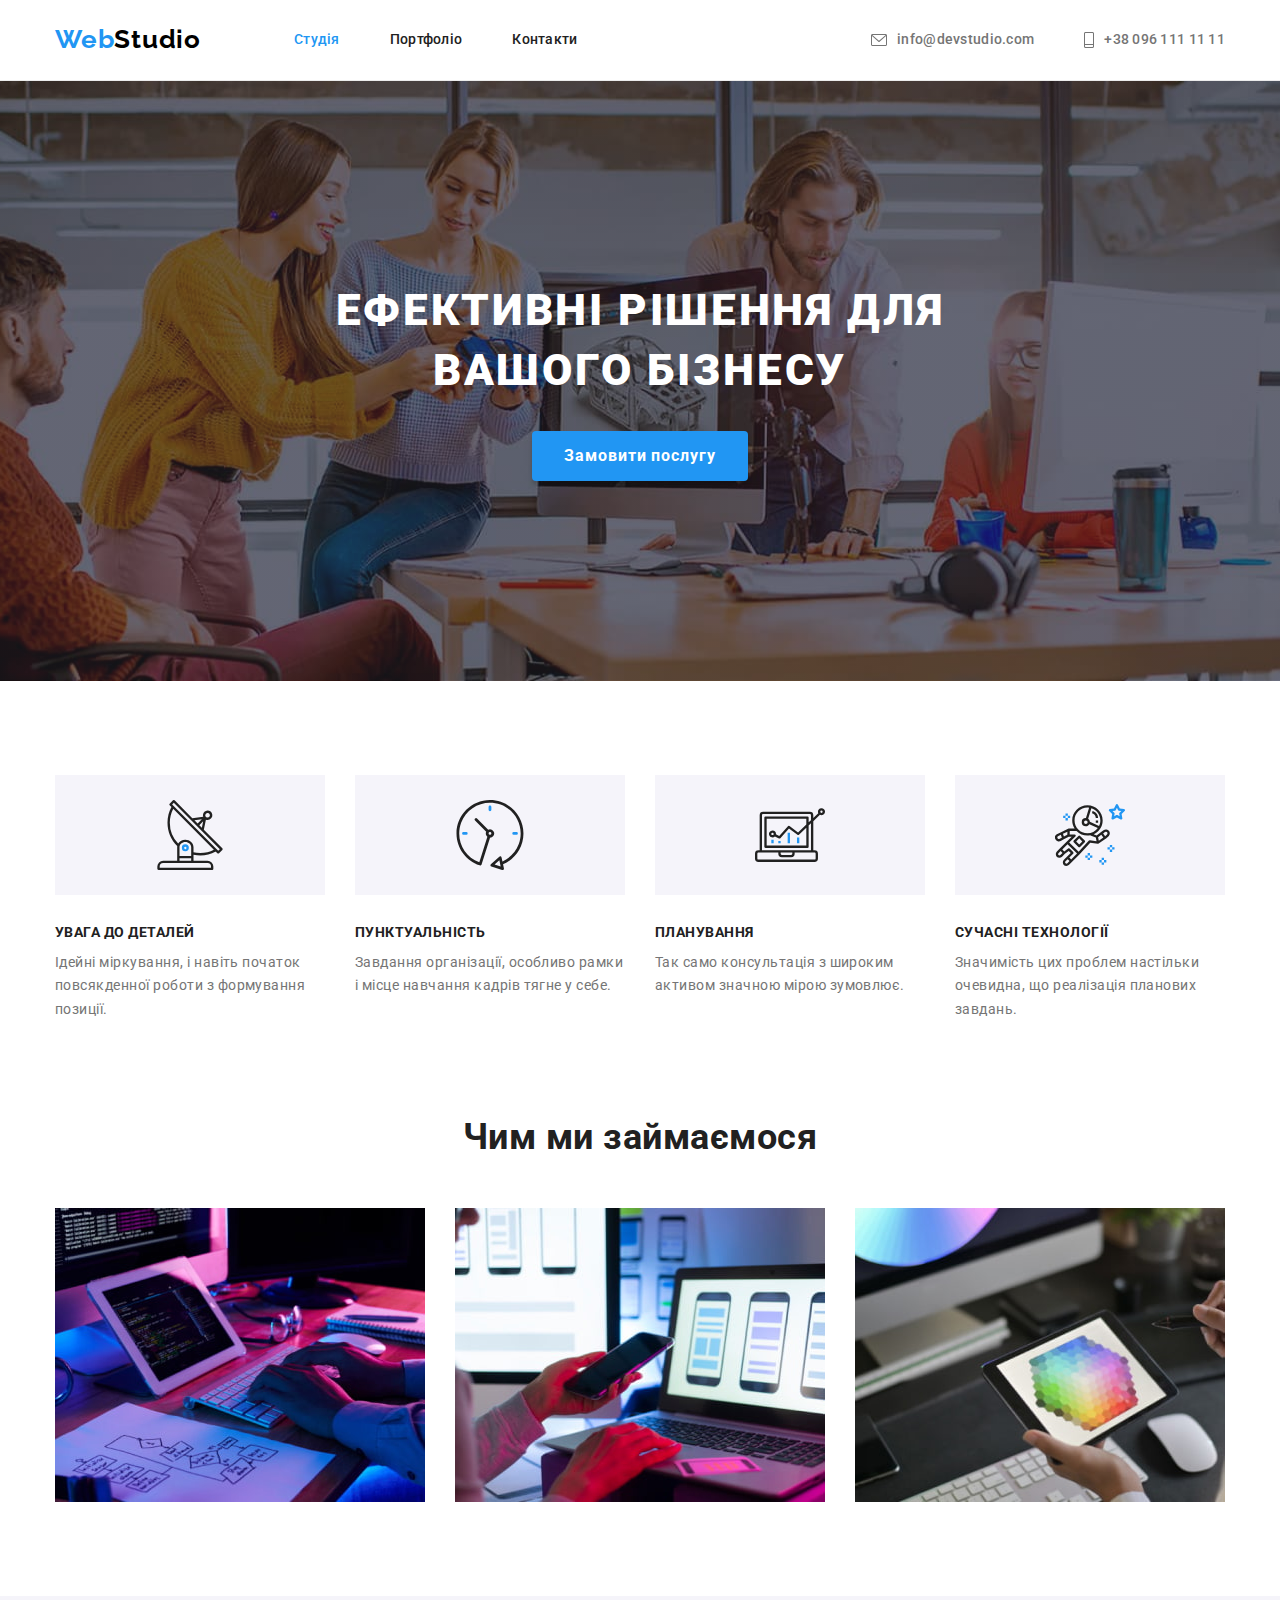
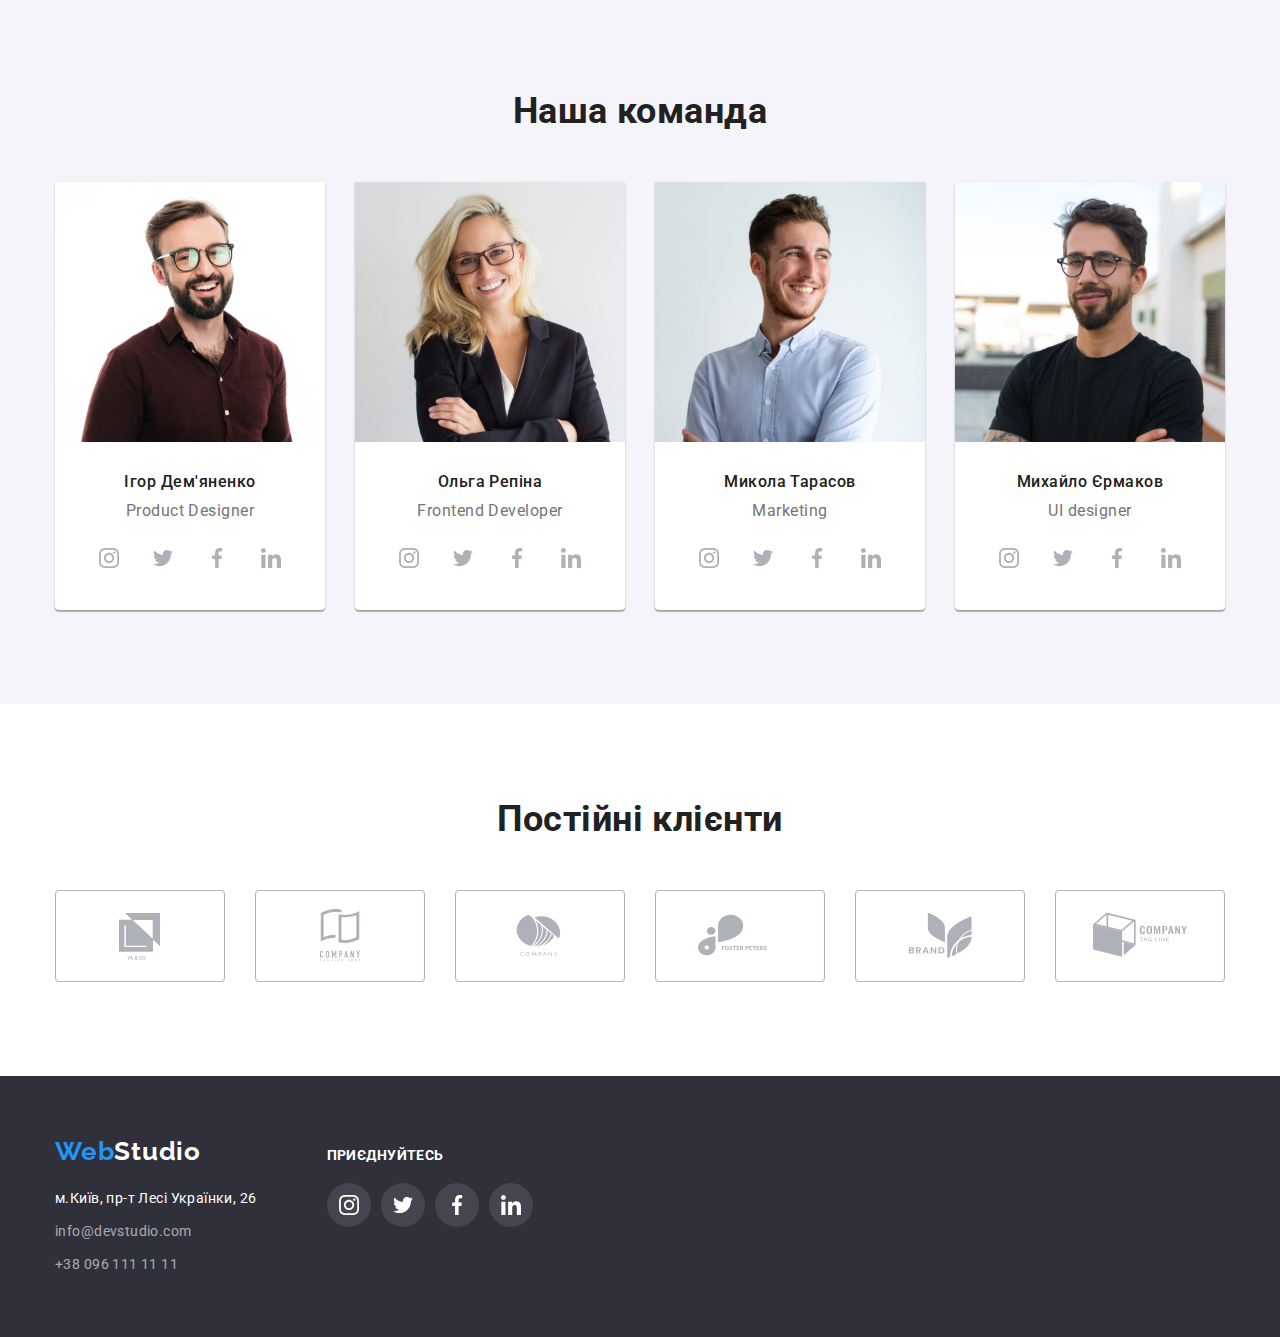
<file: index.html>
<!DOCTYPE html>
<html lang="uk-UA">
  <head>
    <meta charset="UTF-8" />
    <meta http-equiv="X-UA-Compatible" content="IE=edge" />
    <meta name="viewport" content="width=device-width, initial-scale=1.0" />
    <title>WebStudio</title>
    <link
      href="https://fonts.googleapis.com/css2?family=Raleway&family=Roboto:wght@400;500;700;900&display=swap"
      rel="stylesheet"
    />
    <link
      rel="stylesheet"
      href="https://cdnjs.cloudflare.com/ajax/libs/modern-normalize/1.1.0/modern-normalize.min.css"
    />
    <link rel="stylesheet" href="./css/common.css" />
    <link rel="stylesheet" href="./css/styles.css" />
  </head>
  <body>
    <header>
      <div class="container main-nav">
        <nav>
          <a href="./index.html" class="logo">Web<span class="logo-header">Studio</span></a>
          <ul class="site-nav list">
            <li class="site-nav-item"><a href="./index.html" class="link current">Студія</a></li>
            <li class="site-nav-item"><a href="./portfolio.html" class="link">Портфоліо</a></li>
            <li class="site-nav-item"><a href="/" class="link">Контакти</a></li>
          </ul>
        </nav>

        <ul class="contacts-list list">
          <li class="contacts-list-item">
            <a href="mailto:info@devstudio.com" class="contacts-link">
              <svg class="icon-email" width="16" height="12">
                <use href="./images/icons.svg#icon-email"></use>
              </svg>
              info@devstudio.com</a
            >
          </li>
          <li class="contacts-list-item">
            <a href="tel:+380961111111" class="contacts-link">
              <svg class="icon-telephone" width="10" height="16">
                <use href="./images/icons.svg#icon-telephone"></use>
              </svg>
              +38 096 111 11 11</a
            >
          </li>
        </ul>
      </div>
    </header>
    <main>
      <section class="hero">
        <h1 class="hero-title">Ефективні рішення для <br />вашого бізнесу</h1>
        <button type="button" class="hero-btn">Замовити послугу</button>
      </section>
      <section class="section">
        <div class="container">
          <h2 class="section-title hidden">Особливості</h2>
          <ul class="features list">
            <li class="features-item">
              <div class="thumb">
                <svg class="features-icon" width="70" height="70">
                  <use href="./images/icons.svg#icon-details"></use>
                </svg>
              </div>
              <h3 class="title">Увага до деталей</h3>
              <p class="text">
                Ідейні міркування, і навіть початок повсякденної роботи з формування позиції.
              </p>
            </li>
            <li class="features-item">
              <div class="thumb">
                <svg class="features-icon" width="70" height="70">
                  <use href="./images/icons.svg#icon-punctuality"></use>
                </svg>
              </div>
              <h3 class="title">Пунктуальність</h3>
              <p class="text">
                Завдання організації, особливо рамки і місце навчання кадрів тягне у себе.
              </p>
            </li>
            <li class="features-item">
              <div class="thumb">
                <svg class="features-icon" width="70" height="70">
                  <use href="./images/icons.svg#icon-planning"></use>
                </svg>
              </div>
              <h3 class="title">Планування</h3>
              <p class="text">Так само консультація з широким активом значною мірою зумовлює.</p>
            </li>
            <li class="features-item">
              <div class="thumb">
                <svg class="features-icon" width="70" height="70">
                  <use href="./images/icons.svg#icon-modern-technologies"></use>
                </svg>
              </div>
              <h3 class="title">Сучасні технології</h3>
              <p class="text">
                Значимість цих проблем настільки очевидна, що реалізація планових завдань.
              </p>
            </li>
          </ul>
        </div>
      </section>
      <section class="section no-padding">
        <div class="container">
          <h2 class="section-title">Чим ми займаємося</h2>
          <ul class="services list">
            <li class="services-item">
              <img
                src="./images/website-development.jpg"
                alt="Веброзробник працює над створенням вебсайту"
                width="370"
              />
            </li>
            <li class="services-item">
              <img
                src="./images/web-ui.jpg"
                alt="Дизайнер працює над веб-інтерфейсом для смартфонів"
                width="370"
              />
            </li>
            <li class="services-item">
              <img
                src="./images/graphic-design.jpg"
                alt="Дизайнер обирає кольори на планшеті"
                width="370"
              />
            </li>
          </ul>
        </div>
      </section>
      <section class="section team">
        <div class="container">
          <h2 class="section-title">Наша команда</h2>
          <ul class="team-list list">
            <li class="team-item">
              <img
                src="./images/igor-demianenko.jpg"
                alt="Ігор Дем'яненко - Product designer"
                width="270"
              />
              <div class="team-member">
                <h3 class="team-title">Ігор Дем'яненко</h3>
                <p class="team-text">Product Designer</p>
                <ul class="team-socials list">
                  <li class="team-socials-item">
                    <a href="#" class="link">
                      <svg class="team-socials-icon" width="20" height="20">
                        <use href="./images/icons.svg#icon-instagram"></use>
                      </svg>
                    </a>
                  </li>
                  <li class="team-socials-item">
                    <a href="#" class="link">
                      <svg class="team-socials-icon" width="20" height="20">
                        <use href="./images/icons.svg#icon-twitter"></use>
                      </svg>
                    </a>
                  </li>
                  <li class="team-socials-item">
                    <a href="#" class="link">
                      <svg class="team-socials-icon" width="20" height="20">
                        <use href="./images/icons.svg#icon-facebook"></use>
                      </svg>
                    </a>
                  </li>
                  <li class="team-socials-item">
                    <a href="#" class="link">
                      <svg class="team-socials-icon" width="20" height="20">
                        <use href="./images/icons.svg#icon-linkedin"></use>
                      </svg>
                    </a>
                  </li>
                </ul>
              </div>
            </li>
            <li class="team-item">
              <img
                src="./images/olga-repina.jpg"
                alt="Ольга Репіна - Frontend developer"
                width="270"
              />
              <div class="team-member">
                <h3 class="team-title">Ольга Репіна</h3>
                <p class="team-text">Frontend Developer</p>
                <ul class="team-socials list">
                  <li class="team-socials-item">
                    <a href="#" class="link">
                      <svg class="team-socials-icon" width="20" height="20">
                        <use href="./images/icons.svg#icon-instagram"></use>
                      </svg>
                    </a>
                  </li>
                  <li class="team-socials-item">
                    <a href="#" class="link">
                      <svg class="team-socials-icon" width="20" height="20">
                        <use href="./images/icons.svg#icon-twitter"></use>
                      </svg>
                    </a>
                  </li>
                  <li class="team-socials-item">
                    <a href="#" class="link">
                      <svg class="team-socials-icon" width="20" height="20">
                        <use href="./images/icons.svg#icon-facebook"></use>
                      </svg>
                    </a>
                  </li>
                  <li class="team-socials-item">
                    <a href="#" class="link">
                      <svg class="team-socials-icon" width="20" height="20">
                        <use href="./images/icons.svg#icon-linkedin"></use>
                      </svg>
                    </a>
                  </li>
                </ul>
              </div>
            </li>
            <li class="team-item">
              <img src="./images/mykola-tarasov.jpg" alt="Микола Тарасов - Marketing" width="270" />
              <div class="team-member">
                <h3 class="team-title">Микола Тарасов</h3>
                <p class="team-text">Marketing</p>
                <ul class="team-socials list">
                  <li class="team-socials-item">
                    <a href="#" class="link">
                      <svg class="team-socials-icon" width="20" height="20">
                        <use href="./images/icons.svg#icon-instagram"></use>
                      </svg>
                    </a>
                  </li>
                  <li class="team-socials-item">
                    <a href="#" class="link">
                      <svg class="team-socials-icon" width="20" height="20">
                        <use href="./images/icons.svg#icon-twitter"></use>
                      </svg>
                    </a>
                  </li>
                  <li class="team-socials-item">
                    <a href="#" class="link">
                      <svg class="team-socials-icon" width="20" height="20">
                        <use href="./images/icons.svg#icon-facebook"></use>
                      </svg>
                    </a>
                  </li>
                  <li class="team-socials-item">
                    <a href="#" class="link">
                      <svg class="team-socials-icon" width="20" height="20">
                        <use href="./images/icons.svg#icon-linkedin"></use>
                      </svg>
                    </a>
                  </li>
                </ul>
              </div>
            </li>
            <li class="team-item">
              <img
                src="./images/mykhailo-iermakov.jpg"
                alt="Михайло Єрмаков - UI designer"
                width="270"
              />
              <div class="team-member">
                <h3 class="team-title">Михайло Єрмаков</h3>
                <p class="team-text">UI designer</p>
                <ul class="team-socials list">
                  <li class="team-socials-item">
                    <a href="#" class="link">
                      <svg class="team-socials-icon" width="20" height="20">
                        <use href="./images/icons.svg#icon-instagram"></use>
                      </svg>
                    </a>
                  </li>
                  <li class="team-socials-item">
                    <a href="#" class="link">
                      <svg class="team-socials-icon" width="20" height="20">
                        <use href="./images/icons.svg#icon-twitter"></use>
                      </svg>
                    </a>
                  </li>
                  <li class="team-socials-item">
                    <a href="#" class="link">
                      <svg class="team-socials-icon" width="20" height="20">
                        <use href="./images/icons.svg#icon-facebook"></use>
                      </svg>
                    </a>
                  </li>
                  <li class="team-socials-item">
                    <a href="#" class="link">
                      <svg class="team-socials-icon" width="20" height="20">
                        <use href="./images/icons.svg#icon-linkedin"></use>
                      </svg>
                    </a>
                  </li>
                </ul>
              </div>
            </li>
          </ul>
        </div>
      </section>
      <section class="section">
        <div class="container">
          <h2 class="section-title">Постійні клієнти</h2>
          <ul class="clients list">
            <li class="client-item">
              <a href="#" class="link">
                <svg class="client-logo" width="106" height="60">
                  <use href="./images/icons.svg#icon-client-logo-1"></use>
                </svg>
              </a>
            </li>
            <li class="client-item">
              <a href="#" class="link">
                <svg class="client-logo" width="106" height="60">
                  <use href="./images/icons.svg#icon-client-logo-2"></use>
                </svg>
              </a>
            </li>
            <li class="client-item">
              <a href="#" class="link">
                <svg class="client-logo" width="106" height="60">
                  <use href="./images/icons.svg#icon-client-logo-3"></use>
                </svg>
              </a>
            </li>
            <li class="client-item">
              <a href="#" class="link">
                <svg class="client-logo" width="106" height="60">
                  <use href="./images/icons.svg#icon-client-logo-4"></use>
                </svg>
              </a>
            </li>
            <li class="client-item">
              <a href="#" class="link">
                <svg class="client-logo" width="106" height="60">
                  <use href="./images/icons.svg#icon-client-logo-5"></use>
                </svg>
              </a>
            </li>
            <li class="client-item">
              <a href="#" class="link">
                <svg class="client-logo" width="106" height="60">
                  <use href="./images/icons.svg#icon-client-logo-6"></use>
                </svg>
              </a>
            </li>
          </ul>
        </div>
      </section>
    </main>
    <footer>
      <div class="container">
        <div class="address">
          <a href="./index.html" class="logo">Web<span class="logo-footer">Studio</span> </a>
          <address class="ftr-address">
            <p class="ftr-location">м.Київ, пр-т Лесі Українки, 26</p>
            <ul class="ftr-contacts list">
              <li>
                <a href="mailto:info@devstudio.com" class="address-link">info@devstudio.com</a>
              </li>
              <li><a href="tel:+380961111111" class="address-link">+38 096 111 11 11</a></li>
            </ul>
          </address>
        </div>
        <div class="ftr-join">
          <p class="join">Приєднуйтесь</p>
          <ul class="ftr-socials-list list">
            <li class="ftr-socials-item">
              <a href="#" class="link">
                <svg class="ftr-socials-icon" width="20" height="20">
                  <use href="./images/icons.svg#icon-instagram"></use>
                </svg>
              </a>
            </li>
            <li class="ftr-socials-item">
              <a href="#" class="link">
                <svg class="ftr-socials-icon" width="20" height="20">
                  <use href="./images/icons.svg#icon-twitter"></use>
                </svg>
              </a>
            </li>
            <li class="ftr-socials-item">
              <a href="#" class="link">
                <svg class="ftr-socials-icon" width="20" height="20">
                  <use href="./images/icons.svg#icon-facebook"></use>
                </svg>
              </a>
            </li>
            <li class="ftr-socials-item">
              <a href="#" class="link">
                <svg class="ftr-socials-icon" width="20" height="20">
                  <use href="./images/icons.svg#icon-linkedin"></use>
                </svg>
              </a>
            </li>
          </ul>
        </div>
      </div>
    </footer>
  </body>
</html>
</file>
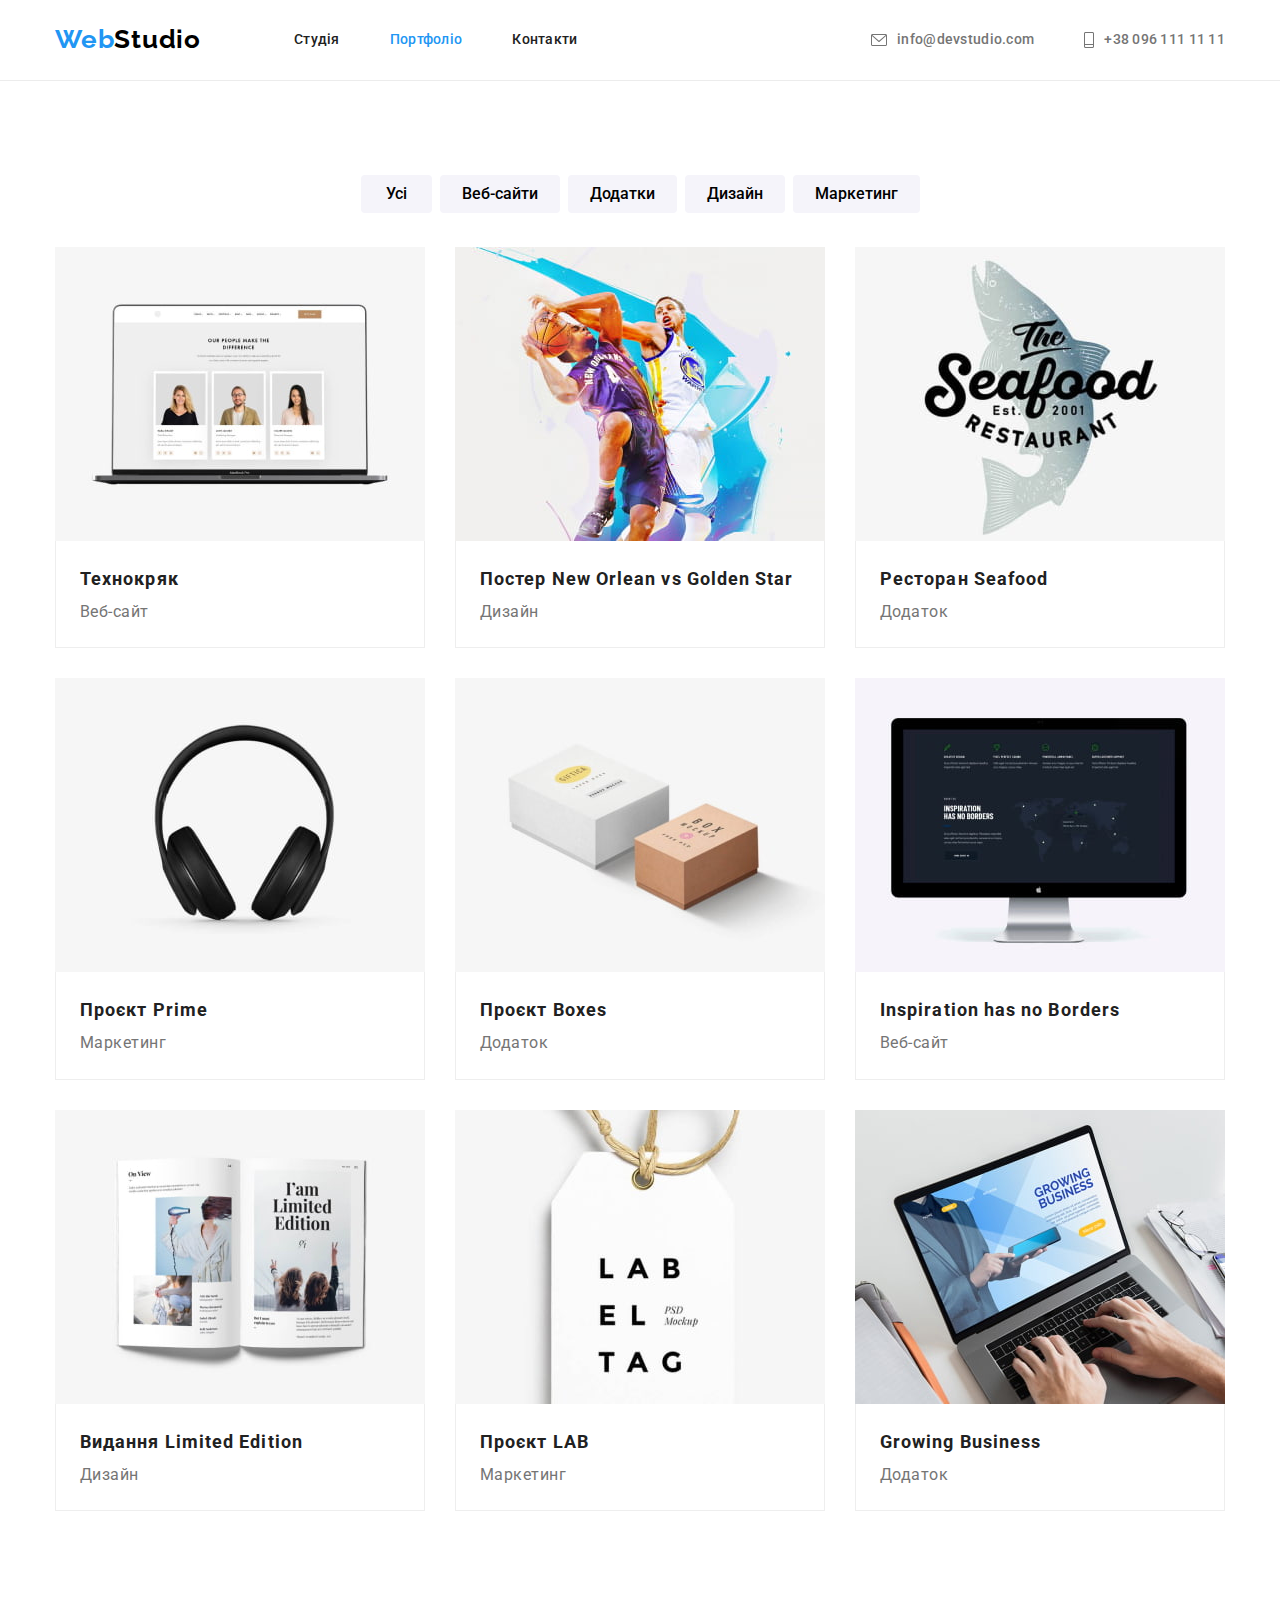
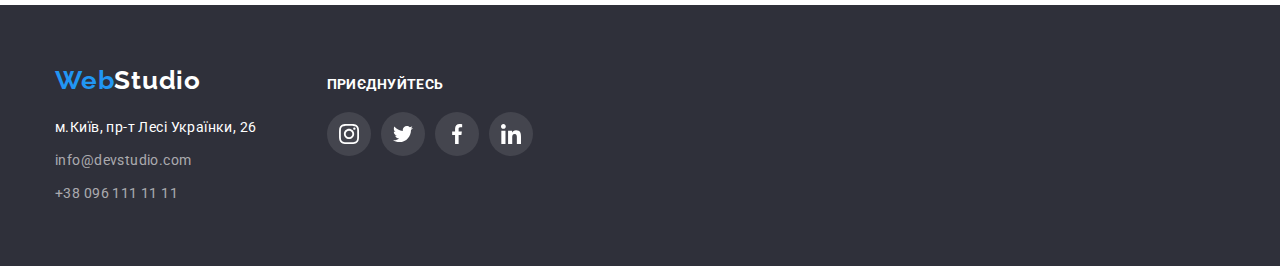
<file: portfolio.html>
<!DOCTYPE html>
<html lang="uk-UA">
  <head>
    <meta charset="UTF-8" />
    <meta http-equiv="X-UA-Compatible" content="IE=edge" />
    <meta name="viewport" content="width=device-width, initial-scale=1.0" />
    <title>Портфоліо</title>
    <link
      href="https://fonts.googleapis.com/css2?family=Raleway&family=Roboto:wght@400;500;700;900&display=swap"
      rel="stylesheet"
    />
    <link
      rel="stylesheet"
      href="https://cdnjs.cloudflare.com/ajax/libs/modern-normalize/1.1.0/modern-normalize.min.css"
    />
    <link rel="stylesheet" href="./css/common.css" />
    <link rel="stylesheet" href="./css/styles.css" />
  </head>
  <body>
    <header>
      <div class="container main-nav">
        <nav>
          <a href="./index.html" class="logo">Web<span class="logo-header">Studio</span></a>
          <ul class="site-nav list">
            <li class="site-nav-item"><a href="./index.html" class="link">Студія</a></li>
            <li class="site-nav-item">
              <a href="./portfolio.html" class="link current">Портфоліо</a>
            </li>
            <li class="site-nav-item"><a href="/" class="link">Контакти</a></li>
          </ul>
        </nav>

        <ul class="contacts-list list">
          <li class="contacts-list-item">
            <a href="mailto:info@devstudio.com" class="contacts-link">
              <svg class="icon-email" width="16" height="12">
                <use href="./images/icons.svg#icon-email"></use>
              </svg>
              info@devstudio.com</a
            >
          </li>
          <li class="contacts-list-item">
            <a href="tel:+380961111111" class="contacts-link">
              <svg class="icon-telephone" width="10" height="16">
                <use href="./images/icons.svg#icon-telephone"></use>
              </svg>
              +38 096 111 11 11</a
            >
          </li>
        </ul>
      </div>
    </header>
    <main>
      <section class="section">
        <div class="container">
          <h1 class="section-title hidden">Наше портфоліо</h1>
          <ul class="filter list">
            <li class="filter-item">
              <button type="button" class="filter-btn">Усі</button>
            </li>
            <li class="filter-item">
              <button type="button" class="filter-btn">Веб-сайти</button>
            </li>
            <li class="filter-item">
              <button type="button" class="filter-btn">Додатки</button>
            </li>
            <li class="filter-item">
              <button type="button" class="filter-btn">Дизайн</button>
            </li>
            <li class="filter-item">
              <button type="button" class="filter-btn">Маркетинг</button>
            </li>
          </ul>
          <ul class="projects list">
            <li class="projects-item">
              <a href="#" class="projects-link">
                <img
                  src="./images/project-technokriak-website.jpg"
                  alt="Портфоліо - веб-сайт Технокряк"
                  width="370"
                  height="294"
                />
                <div class="project-desc">
                  <h2 class="projects-title">Технокряк</h2>
                  <p class="projects-text">Веб-сайт</p>
                </div>
              </a>
            </li>
            <li class="projects-item">
              <a href="#" class="projects-link">
                <img
                  src="./images/project-new-orlean-vs-golden-star-poster.jpg"
                  alt="Портфоліо - дизайн постера New Orlean vs Golden Star"
                  width="370"
                  height="294"
                />
                <div class="project-desc">
                  <h2 class="projects-title">Постер New Orlean vs Golden Star</h2>
                  <p class="projects-text">Дизайн</p>
                </div>
              </a>
            </li>
            <li class="projects-item">
              <a href="#" class="projects-link">
                <img
                  src="./images/project-seafood-restaurant-app.jpg"
                  alt="Портфоліо - додаток ресторану Seafood"
                  width="370"
                  height="294"
                />
                <div class="project-desc">
                  <h2 class="projects-title">Ресторан Seafood</h2>
                  <p class="projects-text">Додаток</p>
                </div>
              </a>
            </li>
            <li class="projects-item">
              <a href="#" class="projects-link">
                <img
                  src="./images/project-prime-marketing.jpg"
                  alt="Портфоліо - проєкт Prime - маркетинг"
                  width="370"
                  height="294"
                />
                <div class="project-desc">
                  <h2 class="projects-title">Проєкт Prime</h2>
                  <p class="projects-text">Маркетинг</p>
                </div>
              </a>
            </li>
            <li class="projects-item">
              <a href="#" class="projects-link">
                <img
                  src="./images/project-boxes-app.jpg"
                  alt="Портфоліо - додаток Boxes"
                  width="370"
                  height="294"
                />
                <div class="project-desc">
                  <h2 class="projects-title">Проєкт Boxes</h2>
                  <p class="projects-text">Додаток</p>
                </div>
              </a>
            </li>
            <li class="projects-item">
              <a href="#" class="projects-link">
                <img
                  src="./images/project-inspiration-has-no-borders-website.jpg"
                  alt="Портфоліо - веб-сайт Inspiration has no Borders"
                  width="370"
                  height="294"
                />
                <div class="project-desc">
                  <h2 class="projects-title">Inspiration has no Borders</h2>
                  <p class="projects-text">Веб-сайт</p>
                </div>
              </a>
            </li>
            <li class="projects-item">
              <a href="#" class="projects-link">
                <img
                  src="./images/project-limited-edition-journal-design.jpg"
                  alt="Портфоліо - дизайн видання Limited Edition"
                  width="370"
                  height="294"
                />
                <div class="project-desc">
                  <h2 class="projects-title">Видання Limited Edition</h2>
                  <p class="projects-text">Дизайн</p>
                </div>
              </a>
            </li>
            <li class="projects-item">
              <a href="#" class="projects-link">
                <img
                  src="./images/project-lab-marketing.jpg"
                  alt="Портфоліо - проєкт LAB - маркетинг"
                  width="370"
                  height="294"
                />
                <div class="project-desc">
                  <h2 class="projects-title">Проєкт LAB</h2>
                  <p class="projects-text">Маркетинг</p>
                </div>
              </a>
            </li>
            <li class="projects-item">
              <a href="#" class="projects-link">
                <img
                  src="./images/project-growing-business-app.jpg"
                  alt="Портфоліо - додаток Growing Business"
                  width="370"
                  height="294"
                />
                <div class="project-desc">
                  <h2 class="projects-title">Growing Business</h2>
                  <p class="projects-text">Додаток</p>
                </div>
              </a>
            </li>
          </ul>
        </div>
      </section>
    </main>
    <footer>
      <div class="container">
        <div class="address">
          <a href="./index.html" class="logo">Web<span class="logo-footer">Studio</span> </a>
          <address class="ftr-address">
            <p class="ftr-location">м.Київ, пр-т Лесі Українки, 26</p>
            <ul class="ftr-contacts list">
              <li>
                <a href="mailto:info@devstudio.com" class="address-link">info@devstudio.com</a>
              </li>
              <li><a href="tel:+380961111111" class="address-link">+38 096 111 11 11</a></li>
            </ul>
          </address>
        </div>
        <div class="ftr-join">
          <p class="join">Приєднуйтесь</p>
          <ul class="ftr-socials-list list">
            <li class="ftr-socials-item">
              <a href="#" class="link">
                <svg class="ftr-socials-icon" width="20" height="20">
                  <use href="./images/icons.svg#icon-instagram"></use>
                </svg>
              </a>
            </li>
            <li class="ftr-socials-item">
              <a href="#" class="link">
                <svg class="ftr-socials-icon" width="20" height="20">
                  <use href="./images/icons.svg#icon-twitter"></use>
                </svg>
              </a>
            </li>
            <li class="ftr-socials-item">
              <a href="#" class="link">
                <svg class="ftr-socials-icon" width="20" height="20">
                  <use href="./images/icons.svg#icon-facebook"></use>
                </svg>
              </a>
            </li>
            <li class="ftr-socials-item">
              <a href="#" class="link">
                <svg class="ftr-socials-icon" width="20" height="20">
                  <use href="./images/icons.svg#icon-linkedin"></use>
                </svg>
              </a>
            </li>
          </ul>
        </div>
      </div>
    </footer>
  </body>
</html>
</file>
<file: css/common.css>
:root {
    /*Fonts*/
    --font-rale: 'Raleway', sans-serif;
    --font-roboto: 'Roboto', sans-serif;
    /*General colors*/
    --primary-white: #ffffff;
    --accent-color: #2196F3;
    /*LOGO*/
    --logo-color-header: #000000;
    /*Text colors*/
    --text-color-darkgrey: #212121;
    --text-color-grey: #757575;
    --ftr-address-contacts:rgba(255, 255, 255, 0.6);
    --main-icons-color: #AFB1B8;
    /*Backgrounds*/
    --bg-light-grey: #F5F4FA;
    --hero-bg:#2F303A;
    --footer-bg: #2F303A;
    --footer-socials-bg:rgba(255, 255, 255, 0.1);
    /*Borders*/
    --header-border:#ECECEC;
    --border-light-grey:#EEEEEE;
}

html {
    box-sizing: border-box;
}
*,
*::before,
*::after {
    box-sizing: inherit;
}
button {
    border-width: 0px;
}

body {
    background-color: var(--primary-white);
    color: var(--text-color-grey);
    font-family: var(--font-roboto);
    letter-spacing: 0.03em;
}

h1,
h2,
h3,
h4,
h5,
h6,
p {
    margin-top: 0;
    margin-bottom: 0;
}

.list {
    list-style: none;
    margin: 0;
    padding: 0;
}
.link {
    text-decoration: none;
}
img {
    display: block;
}
.hidden {
    position: absolute;
    width: 1px;
    height: 1px;
    margin: -1px;
    border: 0;
    padding: 0;
    white-space: nowrap;
    clip-path: inset(100%);
    clip: rect(0 0 0 0);
    overflow: hidden;
}
/*-----------------------CONTAINER-----------------------*/
.container {
    width: 1200px;
    margin: 0 auto;
    padding: 0 15px;
}
/*-----------------------LOGO TOP & FOOTER-------------------------*/

.logo {
    color: var(--accent-color);
    font-family: var(--font-rale);
    font-size: 26px;
    font-weight: 700;
    line-height: 1.2;
    letter-spacing: 0.03em;
    text-decoration: none;
}

.logo-header {
    color: var(--logo-color-header);
}

.logo-footer {
    color: var(--primary-white);
}

footer a.logo {
    display: inline-block;
    margin-bottom: 20px;
}

/*-----------------------HEADER-------------------------*/
header {
    border-bottom: 1px solid var(--header-border);
}

.main-nav {
    display: flex;
    align-items: center;
}
nav {
    display: flex;
    align-items: center;
}
.site-nav {
    display: flex;
    margin-left: 93px;
}

.site-nav .site-nav-item:not(:last-child){
margin-right: 50px;
}

.site-nav .link {
    display: block;
    padding-top: 32px;
    padding-bottom: 32px;
    color: var(--text-color-darkgrey);
    font-weight: 500;
    font-size: 14px;
    line-height: 1.14;
    letter-spacing: 0.02em;
    text-decoration: none;
}

.site-nav .link:hover,
.site-nav .link:focus {
    color: var(--accent-color);
}

.site-nav .link.current {
    color: var(--accent-color);
}

.contacts-list {
    display: flex;
    margin-left: auto;
}

.contacts-list .contacts-link {
    display: flex;
    align-items: center;
    padding-top: 32px;
    padding-bottom: 32px;
    color: var(--text-color-grey);
    font-weight: 500;
    font-size: 14px;
    line-height: 1.14;
    letter-spacing: 0.02em;
    text-decoration: none;
}

.contacts-list .contacts-list-item:not(:last-child) {
    margin-right: 50px;
}

.contacts-list .contacts-link:hover,
.contacts-list .contacts-link:focus {
    color: var(--accent-color);
}

.icon-email,
.icon-telephone {
    margin-right: 10px;
    fill:currentColor;
}

/*-----------------------FOOTER-------------------------*/
footer {
    padding-top:60px;
    padding-bottom: 60px;
    background-color: var(--footer-bg);
}
footer .container {
    display: flex;
    align-items: baseline;
}
.address {
    margin-right: 70px;
}
address {
    font-style: normal;
}

.ftr-location {
    margin-bottom: 9px;
}

.ftr-address {
    color: var(--primary-white);
    font-size: 14px;
    line-height: 1.71;
    letter-spacing: 0.03em;
}

.ftr-contacts > li {
    margin-bottom: 9px;
}
.ftr-contacts>li:last-child {
    margin-bottom: 0;
}
.ftr-contacts .address-link {
    color: var(--ftr-address-contacts);
    font-size: 14px;
    line-height: 1.71;
    letter-spacing: 0.03em;
    text-decoration: none;
}

.ftr-contacts .address-link:hover,
.ftr-contacts .address-link:focus {
    color: var(--accent-color);
}
.ftr-join .join {
    margin-bottom: 20px;
    color: var(--primary-white);
    font-weight: 700;
    font-size: 14px;
    line-height: 16px;
    letter-spacing: 0.03em;
    text-transform: uppercase;
}
.ftr-join .ftr-socials-list {
    display: flex;
    justify-content: center;
}

.ftr-socials-list .ftr-socials-item a {
    display: flex;
    align-items: center;
    justify-content: center;
    width: 44px;
    height: 44px;
    color: var(--primary-white);
    background-color: var(--footer-socials-bg);
    border-radius: 50%;
}

.ftr-socials-list .ftr-socials-item a:hover,
.ftr-socials-list .ftr-socials-item a:focus {
    background-color: var(--accent-color);
}

.ftr-socials-item .ftr-socials-icon {
    fill: currentColor;
}
.ftr-socials-list .ftr-socials-item:not(:last-child) {
    margin-right: 10px;
}
</file>
<file: css/styles.css>
/*-----------------------HERO SECTION-------------------------*/
.hero {
    max-width: 1600px;
    margin-left: auto;
    margin-right: auto;
    padding: 200px 0;
    text-align: center;
    background-color: var(--hero-bg);
    background-image: linear-gradient(rgba(47, 48, 58, 0.4), rgba(47, 48, 58, 0.4)), url(../images/webstudio-hero-bg.jpg);
    background-repeat: no-repeat;
    background-position: center;
}
.hero .hero-title {
    margin-bottom: 30px;
    color: var(--primary-white);
    font-weight: 900;
    font-size: 44px;
    line-height: 1.36;
    letter-spacing: 0.06em;
    text-transform: uppercase;
}
.hero .hero-btn {
    display: inline-block;
    padding: 10px 32px;
    min-width: 216px;
    border-radius: 4px;
    color: var(--primary-white);
    background-color: var(--accent-color);
    box-shadow: 0px 4px 4px rgba(0, 0, 0, 0.15);
    font-family: inherit;
    font-weight: 700;
    font-size: 16px;
    line-height: 1.87;
    letter-spacing: 0.06em;
    cursor: pointer;
}
.hero .hero-btn:hover,
.hero .hero-btn:focus {
    color: var(--accent-color);
    background-color: var(--primary-white);
}

/*-----------------------SECTION-------------------------*/
.section {
    padding-top:94px;
    padding-bottom:94px;
}
.section.no-padding {
    padding-top: 0px;
}
.section-title {
    margin-bottom: 50px;
    text-align: center;
    color: var(--text-color-darkgrey);
    font-size: 36px;
    line-height: 1.17;
    
}

/*-----FEATURES-----*/
.features {
    display: flex;
}
.features .features-item {
    width: 270px;
}
.features .features-item:not(:last-child) {
    margin-right: 30px;
}
.features-item .thumb {
    display: flex;
    height: 120px;
    margin-bottom: 30px;
    align-items: center;
    justify-content: center;
    background-color: var(--bg-light-grey);
}
.features .title {
    margin-bottom: 10px;
    color: var(--text-color-darkgrey);
    font-size: 14px;
    line-height: 1.14;
    text-transform: uppercase;
}
.features .text {
    font-size: 14px;
    line-height: 1.7;
}

/*-----SERVICES-----*/
.services {
    display: flex;
    gap: 30px;
}

/*-----TEAM-----*/
.team {
    background-color: var(--bg-light-grey);
}
.team-list {
    display: flex;
}
.team-list .team-item {
    width: 270px;
    background-color: var(--primary-white);
    box-shadow: 0px 1px 3px rgba(0, 0, 0, 0.12), 0px 1px 1px rgba(0, 0, 0, 0.14), 0px 2px 1px rgba(0, 0, 0, 0.2);
    border-radius: 0px 0px 4px 4px;
    text-align: center;
}
.team-list .team-item:not(:last-child) {
    margin-right: 30px;
}
.team-list .team-member {
    padding:30px 10px;
}
.team-list .team-title {
    margin-bottom: 10px;
    color: var(--text-color-darkgrey);
    font-weight: 500;
    font-size: 16px;
    line-height: 1.19;
}
.team-list .team-text {
    margin-bottom:16px;
    font-size: 16px;
    line-height: 1.19;
}
.team-socials {
    display: flex;
    justify-content: center;
}
.team-socials .team-socials-item:not(:last-child) {
    margin-right: 10px;
}
.team-socials .team-socials-item a {
    display: flex;
    align-items: center;
    justify-content: center;
    width: 44px;
    height: 44px;
    color:var(--main-icons-color);
}
.team-socials .team-socials-item a:hover,
.team-socials .team-socials-item a:focus {
    color: var(--primary-white);
    background-color: var(--accent-color);
    border-radius: 50%;
}
.team-socials-item .team-socials-icon {
    fill: currentColor;
}

/*-----CLIENTS-----*/
.clients {
    display: flex;
    justify-content: center;
}
.clients .client-item:not(:last-child) {
    margin-right: 30px;
}
.clients .client-item a {
    display: flex;
    align-items: center;
    justify-content: center;
    width: 170px;
    height: 92px;
    border: 1px solid var(--main-icons-color);
    border-radius: 4px;
    color: var(--main-icons-color);
}
.clients .client-item a:hover,
.clients .client-item a:focus {
    border-color: var(--accent-color);
    color: var(--accent-color);
}
.client-item .client-logo {
    fill:currentColor;
}


/*-----------------------PORTFOLIO-------------------------*/
/*-----FILTER BUTTONS-----*/
.filter {
    display: flex;
    margin-bottom: 34px;
    justify-content: center;
}
.filter .filter-item:not(:last-child) {
    margin-right: 8px;
}
.filter .filter-btn {
    padding: 6px 22px;
    text-align: center;
    border-radius: 4px;
    background-color: var(--bg-light-grey);
    font-family: var(--font-roboto);
    font-weight: 500;
    font-size: 16px;
    line-height: 1.63;
    cursor: pointer;
}

.filter > li:first-child .filter-btn {
    padding: 6px 25px;
}
.filter .filter-btn:hover,
.filter .filter-btn:focus {
    background-color: var(--accent-color);
    color:var(--primary-white);
    box-shadow: 0px 3px 1px rgba(0, 0, 0, 0.1), 0px 1px 2px rgba(0, 0, 0, 0.08), 0px 2px 2px rgba(0, 0, 0, 0.12);
}

/*-----PROJECTS CARDS-----*/
.projects {
    display: flex;
    flex-wrap: wrap;
}
.projects .projects-item {
    width: calc((100% - 60px) / 3);
    margin-right: 30px;
    margin-bottom: 30px;
    background-color: var(--primary-white);
}
.projects .projects-item:nth-child(3n){
    margin-right: 0px;
}
.projects .projects-item:nth-last-child(-n + 3){
    margin-bottom: 0;
}
.projects-item  a.projects-link {
    display: block;
    text-decoration: none;
}
.projects-item a.projects-link:hover,
.projects-item a.projects-link:focus {
    box-shadow: 0px 1px 1px rgba(0, 0, 0, 0.12), 0px 4px 4px rgba(0, 0, 0, 0.06), 1px 4px 6px rgba(0, 0, 0, 0.16);
}
.projects .project-desc {
    padding:20px 24px;
    border: 1px solid var(--border-light-grey);
    border-top: none;
}
.projects .projects-title {
    color: var(--text-color-darkgrey);
    font-size: 18px;
    line-height: 2;
    letter-spacing: 0.06em;
}
.projects .projects-text {
    color: var(--text-color-grey);
    font-size: 16px;
    line-height: 1.9;
}
</file>
